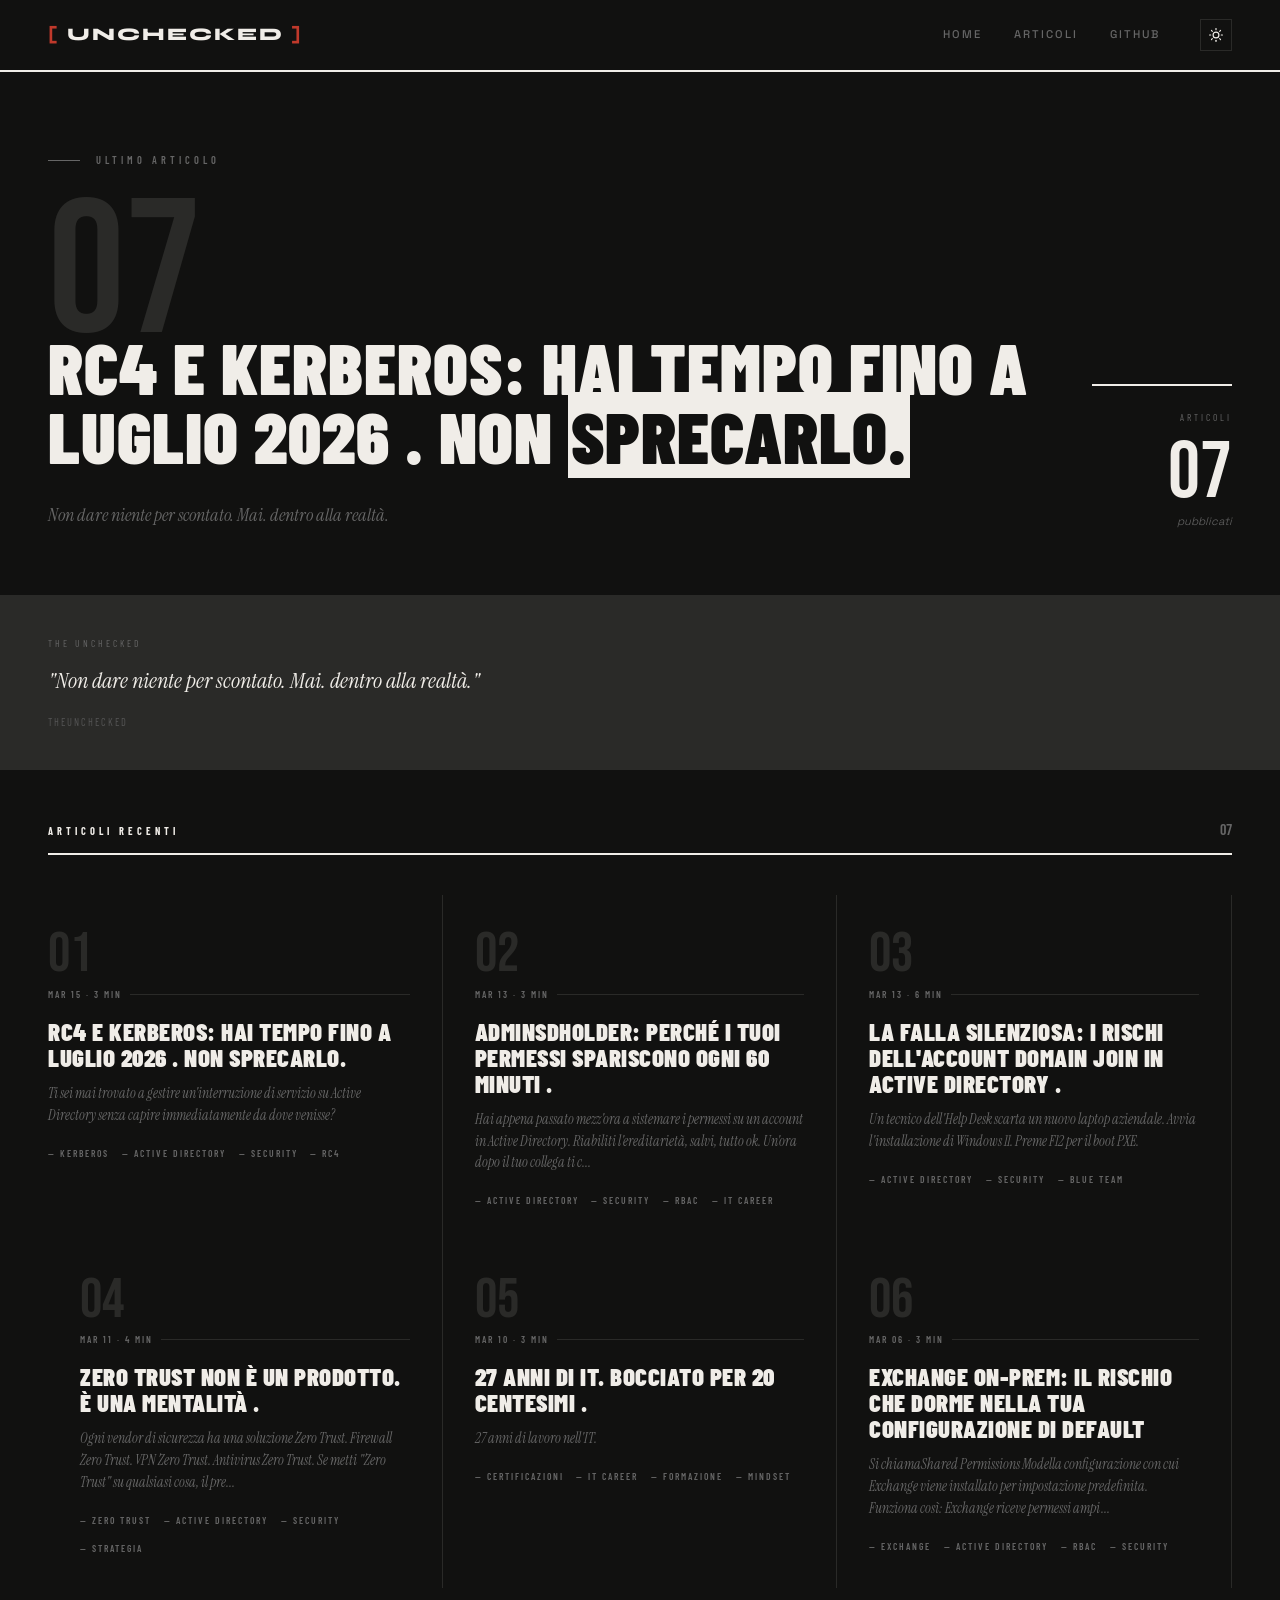
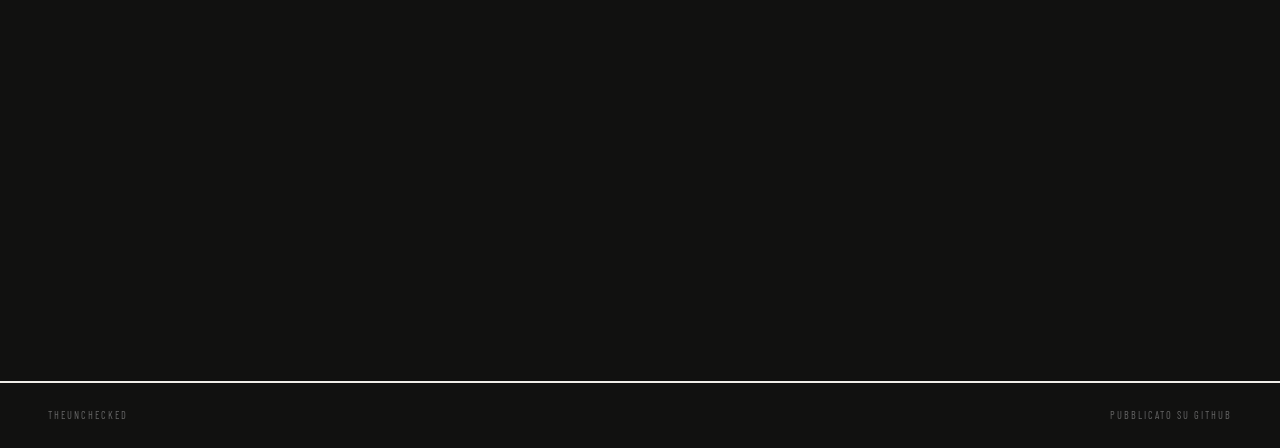
<file: index.html>
<!DOCTYPE html>
<html lang="it" data-theme="dark">
<head>
  <script>(function(){var t;try{t=localStorage.getItem('theme')}catch(e){}document.documentElement.dataset.theme=t||'dark'})()</script>
  <meta charset="UTF-8">
  <meta name="viewport" content="width=device-width, initial-scale=1.0">
  <title>The Unchecked</title>
  <meta name="description" content="Non dare niente per scontato. Mai. IT, sicurezza, AI, lavoro.">
  <meta property="og:type" content="website">
  <meta property="og:site_name" content="The Unchecked">
  <meta property="og:title" content="The Unchecked">
  <meta property="og:description" content="Non dare niente per scontato. Mai. IT, sicurezza, AI, lavoro.">
  <meta property="og:image" content="https://theunchecked.github.io/_unchecked_/assets/favicon.png">
  <meta property="og:url" content="https://theunchecked.github.io/_unchecked_/">
  <meta name="twitter:card" content="summary_large_image">
  <meta name="twitter:title" content="The Unchecked">
  <meta name="twitter:description" content="Non dare niente per scontato. Mai.">
  <link rel="icon" type="image/png" href="assets/favicon.png">
  <link rel="alternate" type="application/rss+xml" title="The Unchecked" href="https://theunchecked.github.io/_unchecked_/feed.xml">
  <link rel="stylesheet" href="style.css">
</head>
<body>

  <nav>
    <a href="index.html" class="logo"><span style="color:#c0392b">[</span> Unchecked <span style="color:#c0392b">]</span></a>
    <div class="nav-right">
      <ul class="nav-links">
        <li><a href="index.html">Home</a></li>
        <li><a href="#articoli">Articoli</a></li>
        <li><a href="https://github.com/theunchecked/_unchecked_" target="_blank">GitHub</a></li>
      </ul>
      <button id="theme-toggle" aria-label="Toggle theme">
        <svg id="theme-icon-dark" viewBox="0 0 24 24"><path d="M21 12.79A9 9 0 1 1 11.21 3 7 7 0 0 0 21 12.79z"/></svg>
        <svg id="theme-icon-light" viewBox="0 0 24 24"><circle cx="12" cy="12" r="5"/><line x1="12" y1="1" x2="12" y2="3"/><line x1="12" y1="21" x2="12" y2="23"/><line x1="4.22" y1="4.22" x2="5.64" y2="5.64"/><line x1="18.36" y1="18.36" x2="19.78" y2="19.78"/><line x1="1" y1="12" x2="3" y2="12"/><line x1="21" y1="12" x2="23" y2="12"/><line x1="4.22" y1="19.78" x2="5.64" y2="18.36"/><line x1="18.36" y1="5.64" x2="19.78" y2="4.22"/></svg>
      </button>
    </div>
  </nav>

  <section class="hero">
    <div>
      <div class="hero-eyebrow">Ultimo articolo</div>
      <span class="hero-number">07</span>
      <h1 class="hero-title">RC4 e Kerberos: hai tempo fino a luglio 2026 . Non <mark>sprecarlo.</mark></h1>
      <p class="hero-desc">Non dare niente per scontato. Mai. dentro alla realtà.</p>
    </div>
    <div class="hero-right">
      <div class="hero-stat-label">Articoli</div>
      <div class="hero-stat-num">07</div>
      <div class="hero-stat-sub">pubblicati</div>
    </div>
  </section>

  <div class="featured">
    <div class="featured-label">The Unchecked</div>
    <div class="featured-quote">"Non dare niente per scontato. Mai. dentro alla realtà."</div>
    <div class="featured-byline">theunchecked</div>
  </div>

  <section class="section" id="articoli">
    <div class="section-header">
      <div class="section-title">Articoli recenti</div>
      <div class="section-count">07</div>
    </div>
    <div class="grid">
      <a class="card" href="articoli/rc4-kerberos-2026.html">
        <div class="card-num">01</div>
        <div class="card-date">Mar 15 · 3 min</div>
        <h3>RC4 e Kerberos: hai tempo fino a luglio 2026 . Non sprecarlo.</h3>
        <p>Ti sei mai trovato a gestire un'interruzione di servizio su Active Directory senza capire immediatamente da dove venisse?</p>
        <div class="tags"><span class="tag">Kerberos</span><span class="tag">Active Directory</span><span class="tag">Security</span><span class="tag">RC4</span></div>
      </a>
      <a class="card" href="articoli/adminsdholder.html">
        <div class="card-num">02</div>
        <div class="card-date">Mar 13 · 3 min</div>
        <h3>AdminSDHolder: perché i tuoi permessi spariscono ogni 60 minuti .</h3>
        <p>Hai appena passato mezz'ora a sistemare i permessi su un account in Active Directory. Riabiliti l'ereditarietà, salvi, tutto ok. Un'ora dopo il tuo collega ti c...</p>
        <div class="tags"><span class="tag">Active Directory</span><span class="tag">Security</span><span class="tag">RBAC</span><span class="tag">IT Career</span></div>
      </a>
      <a class="card" href="articoli/domain-join-risks.html">
        <div class="card-num">03</div>
        <div class="card-date">Mar 13 · 6 min</div>
        <h3>La falla silenziosa: i rischi dell'account Domain Join in Active Directory .</h3>
        <p>Un tecnico dell'Help Desk scarta un nuovo laptop aziendale. Avvia l'installazione di Windows 11. Preme F12 per il boot PXE.</p>
        <div class="tags"><span class="tag">Active Directory</span><span class="tag">Security</span><span class="tag">Blue Team</span></div>
      </a>
      <a class="card" href="articoli/zero-trust.html">
        <div class="card-num">04</div>
        <div class="card-date">Mar 11 · 4 min</div>
        <h3>Zero Trust non è un prodotto. È una mentalità .</h3>
        <p>Ogni vendor di sicurezza ha una soluzione Zero Trust. Firewall Zero Trust. VPN Zero Trust. Antivirus Zero Trust. Se metti "Zero Trust" su qualsiasi cosa, il pre...</p>
        <div class="tags"><span class="tag">Zero Trust</span><span class="tag">Active Directory</span><span class="tag">Security</span><span class="tag">Strategia</span></div>
      </a>
      <a class="card" href="articoli/ho-fallito-la-certificazione.html">
        <div class="card-num">05</div>
        <div class="card-date">Mar 10 · 3 min</div>
        <h3>27 anni di IT. Bocciato per 20 centesimi .</h3>
        <p>27 anni di lavoro nell'IT.</p>
        <div class="tags"><span class="tag">Certificazioni</span><span class="tag">IT Career</span><span class="tag">Formazione</span><span class="tag">Mindset</span></div>
      </a>
      <a class="card" href="articoli/exchange-split-permissions.html">
        <div class="card-num">06</div>
        <div class="card-date">Mar 06 · 3 min</div>
        <h3>Exchange on-prem: il rischio che dorme nella tua configurazione di default</h3>
        <p>Si chiamaShared Permissions Modella configurazione con cui Exchange viene installato per impostazione predefinita. Funziona così: Exchange riceve permessi ampi ...</p>
        <div class="tags"><span class="tag">Exchange</span><span class="tag">Active Directory</span><span class="tag">RBAC</span><span class="tag">Security</span></div>
      </a>
      <a class="card" href="articoli/la-matematica-degli-agent.html">
        <div class="card-num">07</div>
        <div class="card-date">Mar 06 · 2 min</div>
        <h3>La matematica degli agent non mente, ma siamo sicuri che basti questo?</h3>
        <p>Un'azienda, 10.000 dipendenti. Costo medio: 5.000€ al mese a persona, tasse incluse. Diciamo che la metà fa lavoro eseguibile da un sistema automatizzato. Sono2...</p>
        <div class="tags"><span class="tag">AI</span><span class="tag">Lavoro</span><span class="tag">Agent</span><span class="tag">Strategia</span></div>
      </a>
    </div>
  </section>

  <footer>
    <span>theunchecked</span>
    <span>pubblicato su <a href="https://github.com/theunchecked/_unchecked_">github</a></span>
  </footer>

  <script>
    const toggle = document.getElementById('theme-toggle');
    const html = document.documentElement;
    toggle.addEventListener('click', () => {
      const next = html.getAttribute('data-theme') === 'dark' ? 'light' : 'dark';
      html.setAttribute('data-theme', next);
      localStorage.setItem('theme', next);
    });
    const observer = new IntersectionObserver((entries) => {
      entries.forEach((e, i) => {
        if (e.isIntersecting) setTimeout(() => e.target.classList.add('visible'), i * 120);
      });
    }, { threshold: 0.1 });
    document.querySelectorAll('.card').forEach(c => observer.observe(c));
  </script>

</body>
</html>
</file>
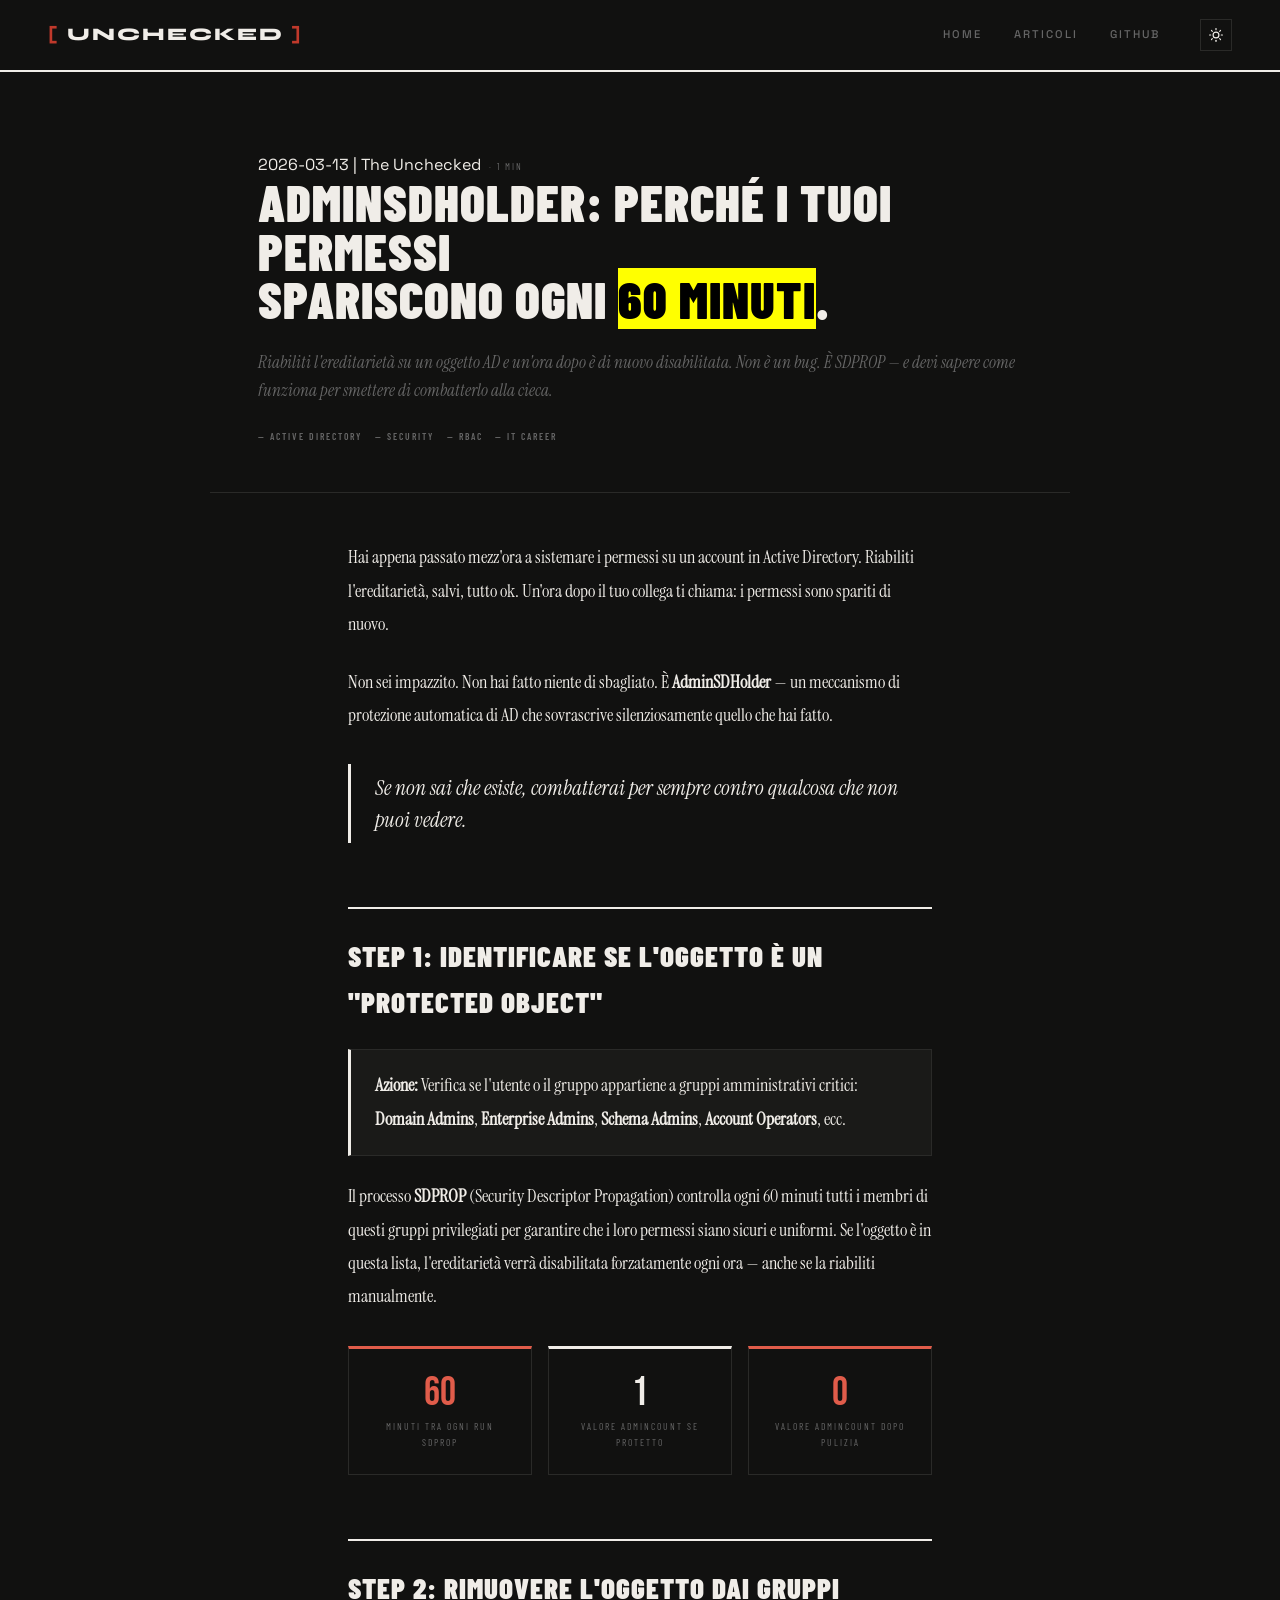
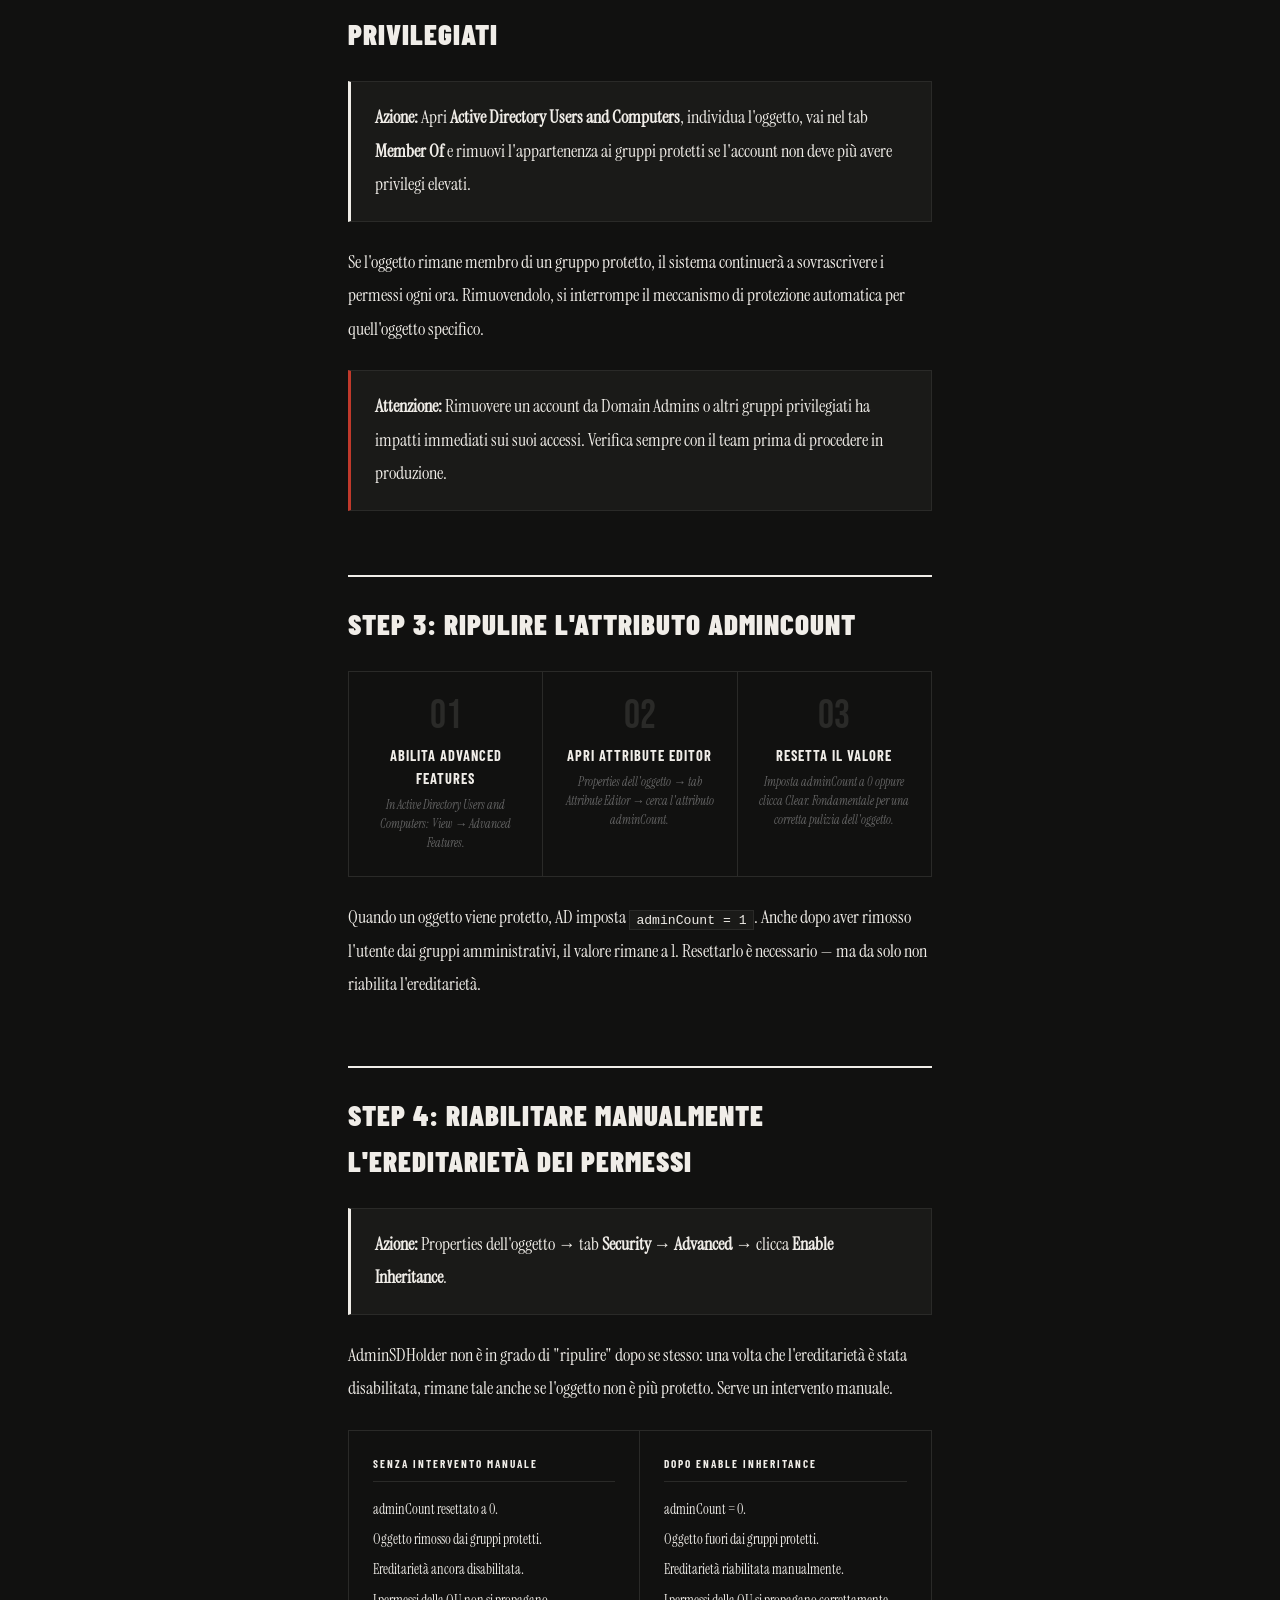
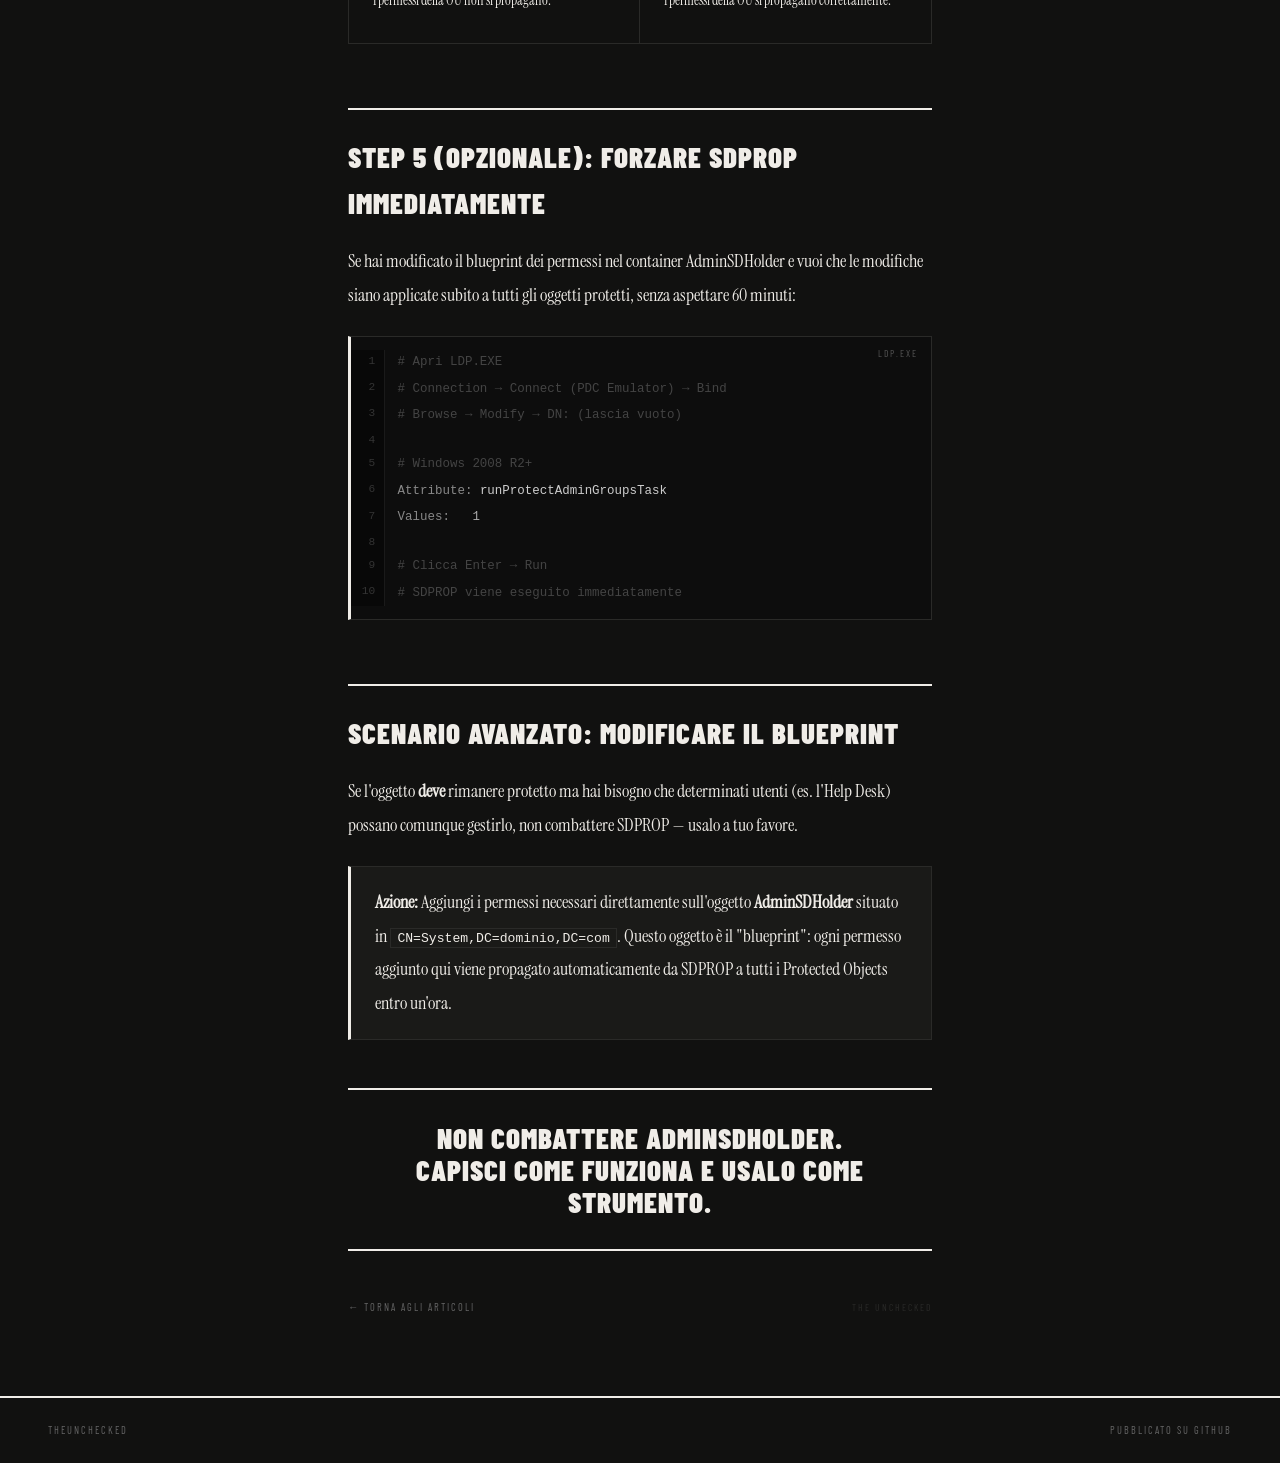
<file: articoli/adminsdholder.html>
<!DOCTYPE html>
<html lang="it" data-theme="dark">
<head>
  <script>(function(){var t;try{t=localStorage.getItem('theme')}catch(e){}document.documentElement.dataset.theme=t||'dark'})()</script>
  <meta charset="UTF-8">
  <meta name="viewport" content="width=device-width, initial-scale=1.0">
  <title>AdminSDHolder — The Unchecked</title>
  <meta name="description" content="Riabiliti l'ereditarietà su un oggetto AD e un'ora dopo è di nuovo disabilitata. Non è un bug. È SDPROP.">
  <meta property="og:type" content="article">
  <meta property="og:site_name" content="The Unchecked">
  <meta property="og:title" content="AdminSDHolder: perché i tuoi permessi spariscono ogni 60 minuti.">
  <meta property="og:description" content="Riabiliti l'ereditarietà su un oggetto AD e un'ora dopo è di nuovo disabilitata. Non è un bug. È SDPROP.">
  <meta property="og:url" content="https://theunchecked.github.io/theunchecked/articoli/adminsdholder.html">
  <meta name="twitter:card" content="summary_large_image">
  <link rel="icon" type="image/png" href="../assets/favicon.png">
  <link rel="stylesheet" href="../style.css">
</head>
<body>
  <div class="progress-bar" id="progress-bar"></div>

  <nav>
    <a href="../index.html" class="logo"><span style="color:#c0392b">[</span> Unchecked <span style="color:#c0392b">]</span></a>
    <div class="nav-right">
      <ul class="nav-links">
        <li><a href="../index.html">Home</a></li>
        <li><a href="../index.html#articoli">Articoli</a></li>
        <li><a href="https://github.com/TheUnchecked/theunchecked" target="_blank">GitHub</a></li>
      </ul>
      <button id="theme-toggle" aria-label="Toggle theme">
        <svg id="theme-icon-dark" viewBox="0 0 24 24"><path d="M21 12.79A9 9 0 1 1 11.21 3 7 7 0 0 0 21 12.79z"/></svg>
        <svg id="theme-icon-light" viewBox="0 0 24 24"><circle cx="12" cy="12" r="5"/><line x1="12" y1="1" x2="12" y2="3"/><line x1="12" y1="21" x2="12" y2="23"/><line x1="4.22" y1="4.22" x2="5.64" y2="5.64"/><line x1="18.36" y1="18.36" x2="19.78" y2="19.78"/><line x1="1" y1="12" x2="3" y2="12"/><line x1="21" y1="12" x2="23" y2="12"/><line x1="4.22" y1="19.78" x2="5.64" y2="18.36"/><line x1="18.36" y1="5.64" x2="19.78" y2="4.22"/></svg>
      </button>
    </div>
  </nav>

  <header class="article-header">
    <p class="article-meta">2026-03-13 | The Unchecked<span class="read-time" id="read-time"></span></p>
    <h1 class="article-page-title">AdminSDHolder: perché i tuoi permessi<br>spariscono ogni <mark>60 minuti</mark>.</h1>
    <p style="font-family:'Instrument Serif',serif; font-style:italic; font-size:1.05rem; color:var(--ink-light); margin-top:1.2rem; line-height:1.7;">
      Riabiliti l'ereditarietà su un oggetto AD e un'ora dopo è di nuovo disabilitata. Non è un bug. È SDPROP — e devi sapere come funziona per smettere di combatterlo alla cieca.
    </p>
    <div class="tags" style="margin-top:1.5rem;">
      <span class="tag">Active Directory</span>
      <span class="tag">Security</span>
      <span class="tag">RBAC</span>
      <span class="tag">IT Career</span>
    </div>
  </header>

  <article class="article-content">

    <p>Hai appena passato mezz'ora a sistemare i permessi su un account in Active Directory. Riabiliti l'ereditarietà, salvi, tutto ok. Un'ora dopo il tuo collega ti chiama: i permessi sono spariti di nuovo.</p>

    <p>Non sei impazzito. Non hai fatto niente di sbagliato. È <strong>AdminSDHolder</strong> — un meccanismo di protezione automatica di AD che sovrascrive silenziosamente quello che hai fatto.</p>

    <blockquote>Se non sai che esiste, combatterai per sempre contro qualcosa che non puoi vedere.</blockquote>

    <h2>Step 1: Identificare se l'oggetto è un "Protected Object"</h2>

    <div class="insight-box fade-in">
      <p><strong>Azione:</strong> Verifica se l'utente o il gruppo appartiene a gruppi amministrativi critici: <strong>Domain Admins</strong>, <strong>Enterprise Admins</strong>, <strong>Schema Admins</strong>, <strong>Account Operators</strong>, ecc.</p>
    </div>

    <p>Il processo <strong>SDPROP</strong> (Security Descriptor Propagation) controlla ogni 60 minuti tutti i membri di questi gruppi privilegiati per garantire che i loro permessi siano sicuri e uniformi. Se l'oggetto è in questa lista, l'ereditarietà verrà disabilitata forzatamente ogni ora — anche se la riabiliti manualmente.</p>

    <div class="stats-row fade-in">
      <div class="stat-card">
        <div class="stat-number">60</div>
        <div class="stat-label">minuti tra ogni run SDPROP</div>
      </div>
      <div class="stat-card">
        <div class="stat-number">1</div>
        <div class="stat-label">valore adminCount se protetto</div>
      </div>
      <div class="stat-card">
        <div class="stat-number">0</div>
        <div class="stat-label">valore adminCount dopo pulizia</div>
      </div>
    </div>

    <h2>Step 2: Rimuovere l'oggetto dai gruppi privilegiati</h2>

    <div class="insight-box fade-in">
      <p><strong>Azione:</strong> Apri <strong>Active Directory Users and Computers</strong>, individua l'oggetto, vai nel tab <strong>Member Of</strong> e rimuovi l'appartenenza ai gruppi protetti se l'account non deve più avere privilegi elevati.</p>
    </div>

    <p>Se l'oggetto rimane membro di un gruppo protetto, il sistema continuerà a sovrascrivere i permessi ogni ora. Rimuovendolo, si interrompe il meccanismo di protezione automatica per quell'oggetto specifico.</p>

    <div class="warning-box fade-in">
      <p><strong>Attenzione:</strong> Rimuovere un account da Domain Admins o altri gruppi privilegiati ha impatti immediati sui suoi accessi. Verifica sempre con il team prima di procedere in produzione.</p>
    </div>

    <h2>Step 3: Ripulire l'attributo adminCount</h2>

    <div class="pipeline-steps fade-in">
      <div class="pipeline-step">
        <div class="step-num">01</div>
        <div class="step-name">Abilita Advanced Features</div>
        <div class="step-detail">In Active Directory Users and Computers: View → Advanced Features.</div>
      </div>
      <div class="pipeline-step">
        <div class="step-num">02</div>
        <div class="step-name">Apri Attribute Editor</div>
        <div class="step-detail">Properties dell'oggetto → tab Attribute Editor → cerca l'attributo adminCount.</div>
      </div>
      <div class="pipeline-step">
        <div class="step-num">03</div>
        <div class="step-name">Resetta il valore</div>
        <div class="step-detail">Imposta adminCount a 0 oppure clicca Clear. Fondamentale per una corretta pulizia dell'oggetto.</div>
      </div>
    </div>

    <p>Quando un oggetto viene protetto, AD imposta <code>adminCount = 1</code>. Anche dopo aver rimosso l'utente dai gruppi amministrativi, il valore rimane a 1. Resettarlo è necessario — ma da solo non riabilita l'ereditarietà.</p>

    <h2>Step 4: Riabilitare manualmente l'ereditarietà dei permessi</h2>

    <div class="insight-box fade-in">
      <p><strong>Azione:</strong> Properties dell'oggetto → tab <strong>Security</strong> → <strong>Advanced</strong> → clicca <strong>Enable Inheritance</strong>.</p>
    </div>

    <p>AdminSDHolder non è in grado di "ripulire" dopo se stesso: una volta che l'ereditarietà è stata disabilitata, rimane tale anche se l'oggetto non è più protetto. Serve un intervento manuale.</p>

    <div class="two-cols fade-in">
      <div class="col-side col-left">
        <div class="col-side-title">Senza intervento manuale</div>
        <p>adminCount resettato a 0.</p>
        <p>Oggetto rimosso dai gruppi protetti.</p>
        <p>Ereditarietà ancora disabilitata.</p>
        <p>I permessi della OU non si propagano.</p>
      </div>
      <div class="col-side col-right">
        <div class="col-side-title">Dopo Enable Inheritance</div>
        <p>adminCount = 0.</p>
        <p>Oggetto fuori dai gruppi protetti.</p>
        <p>Ereditarietà riabilitata manualmente.</p>
        <p>I permessi della OU si propagano correttamente.</p>
      </div>
    </div>

    <h2>Step 5 (Opzionale): Forzare SDPROP immediatamente</h2>

    <p>Se hai modificato il blueprint dei permessi nel container AdminSDHolder e vuoi che le modifiche siano applicate subito a tutti gli oggetti protetti, senza aspettare 60 minuti:</p>

    <div class="code-block" data-lang="ldp.exe">
      <div class="code-wrap"><table>
        <tr><td class="ln">1</td><td class="code"><span class="cc"># Apri LDP.EXE</span></td></tr>
        <tr><td class="ln">2</td><td class="code"><span class="cc"># Connection → Connect (PDC Emulator) → Bind</span></td></tr>
        <tr><td class="ln">3</td><td class="code"><span class="cc"># Browse → Modify → DN: (lascia vuoto)</span></td></tr>
        <tr><td class="ln">4</td><td class="code"></td></tr>
        <tr><td class="ln">5</td><td class="code"><span class="cc"># Windows 2008 R2+</span></td></tr>
        <tr><td class="ln">6</td><td class="code"><span class="ck">Attribute:</span> <span class="cv">runProtectAdminGroupsTask</span></td></tr>
        <tr><td class="ln">7</td><td class="code"><span class="ck">Values:</span>   <span class="cn">1</span></td></tr>
        <tr><td class="ln">8</td><td class="code"></td></tr>
        <tr><td class="ln">9</td><td class="code"><span class="cc"># Clicca Enter → Run</span></td></tr>
        <tr><td class="ln">10</td><td class="code"><span class="cc"># SDPROP viene eseguito immediatamente</span></td></tr>
      </table></div>
    </div>

    <h2>Scenario avanzato: modificare il Blueprint</h2>

    <p>Se l'oggetto <strong>deve</strong> rimanere protetto ma hai bisogno che determinati utenti (es. l'Help Desk) possano comunque gestirlo, non combattere SDPROP — usalo a tuo favore.</p>

    <div class="insight-box fade-in">
      <p><strong>Azione:</strong> Aggiungi i permessi necessari direttamente sull'oggetto <strong>AdminSDHolder</strong> situato in <code>CN=System,DC=dominio,DC=com</code>. Questo oggetto è il "blueprint": ogni permesso aggiunto qui viene propagato automaticamente da SDPROP a tutti i Protected Objects entro un'ora.</p>
    </div>

    <div class="conclusion-box fade-in">
      <div class="quote">Non combattere AdminSDHolder.<br>Capisci come funziona e usalo come strumento.</div>
    </div>

    <div style="margin-top:3rem; display:flex; justify-content:space-between; align-items:center;">
      <a id="back-link" href="../index.html" style="font-family:'Barlow Condensed',sans-serif; font-size:0.65rem; letter-spacing:2px; text-transform:uppercase; color:var(--ink-light); text-decoration:none;" onmouseover="this.style.color='var(--ink)'" onmouseout="this.style.color='var(--ink-light)'">← Torna agli articoli</a>
      <span style="font-family:'Barlow Condensed',sans-serif; font-size:0.6rem; letter-spacing:2px; text-transform:uppercase; color:var(--ink-xlight);">The Unchecked</span>
    </div>

  </article>

  <button class="back-to-top" id="back-to-top" aria-label="Torna su">
    <svg viewBox="0 0 24 24"><polyline points="18 15 12 9 6 15"/></svg>
  </button>

  <footer>
    <span>theunchecked</span>
    <span>pubblicato su <a href="https://github.com/TheUnchecked/theunchecked">github</a></span>
  </footer>

  <script>
    const toggle = document.getElementById('theme-toggle');
    const html = document.documentElement;
    toggle.addEventListener('click', () => {
      const next = html.getAttribute('data-theme') === 'dark' ? 'light' : 'dark';
      html.setAttribute('data-theme', next);
      localStorage.setItem('theme', next);
    });
    // Progress bar
    const progressBar = document.getElementById("progress-bar");
    window.addEventListener("scroll", () => {
      const scrollTop = window.scrollY;
      const docHeight = document.documentElement.scrollHeight - window.innerHeight;
      progressBar.style.width = (scrollTop / docHeight * 100) + "%";
    });

    const backToTop = document.getElementById("back-to-top");
    window.addEventListener("scroll", () => {
      backToTop.classList.toggle("visible", window.scrollY > 400);
    });
    backToTop.addEventListener("click", () => {
      window.scrollTo({ top: 0, behavior: "smooth" });
    });

    const observer = new IntersectionObserver((entries) => {
      entries.forEach(e => { if (e.isIntersecting) e.target.classList.add('visible'); });
    }, { threshold: 0.1 });
    document.querySelectorAll('.fade-in').forEach(el => observer.observe(el));
    // Tempo di lettura
    const content = document.querySelector(".article-content");
    if (content) {
      const words = content.innerText.split(/s+/).length;
      const mins = Math.max(1, Math.round(words / 200));
      const rt = document.getElementById("read-time");
      if (rt) rt.textContent = mins + " min";
    }

    // Fade-out su torna agli articoli
    const backLink = document.getElementById("back-link");
    if (backLink) {
      backLink.addEventListener("click", (e) => {
        e.preventDefault();
        document.body.classList.add("fade-out");
        setTimeout(() => { window.location.href = backLink.href; }, 260);
      });
    }
  </script>

</body>
</html>
</file>
<file: style.css>
/* ============================================
   THE BLACK SHEEP — style.css
   Stile Editoriale Condensed
   ============================================ */

@import url('https://fonts.googleapis.com/css2?family=Bebas+Neue&family=Barlow+Condensed:wght@300;400;600;700;900&family=Space+Grotesk:wght@300;400;500;700&family=Instrument+Serif:ital@0;1&family=Syne:wght@700;800&display=swap');

/* ---- Variables ---- */
:root {
  --bg:         #fafaf8;
  --bg-sec:     #f0ede8;
  --ink:        #1a1a1a;
  --ink-light:  #444;
  --ink-xlight: #d0cdc8;
  --ink-black:  #0d0d0d;
  --font-head:  'Barlow Condensed', sans-serif;
  --font-body:  'Space Grotesk', sans-serif;
  --font-serif: 'Instrument Serif', serif;
  --font-disp:  'Bebas Neue', cursive;
  --transition: 0.2s ease;
}

[data-theme="dark"] {
  --bg:         #111110;
  --bg-sec:     #1a1a18;
  --ink:        #f0ede8;
  --ink-light:  #666;
  --ink-xlight: #2a2a28;
  --ink-black:  #f0ede8;
}

/* ---- Selection highlight ---- */
::selection {
  background: #c0392b;
  color: #fafaf8;
}

/* ---- Reset ---- */
*, *::before, *::after { box-sizing: border-box; margin: 0; padding: 0; }
html { scroll-behavior: smooth; }

body {
  background: var(--bg);
  color: var(--ink);
  font-family: var(--font-body);
  font-size: 16px;
  line-height: 1.6;
  transition: background var(--transition), color var(--transition);
}

a { text-decoration: none; color: inherit; }
img { max-width: 100%; display: block; }

/* ============================================
   NAV
   ============================================ */
nav {
  display: flex;
  justify-content: space-between;
  align-items: center;
  padding: 1.2rem 3rem;
  border-bottom: 2px solid var(--ink);
  position: sticky;
  top: 0;
  background: var(--bg);
  z-index: 100;
  transition: background var(--transition), border-color var(--transition);
}

.logo {
  font-family: 'Syne', sans-serif;
  font-size: 1.1rem;
  font-weight: 800;
  letter-spacing: 2px;
  text-transform: uppercase;
  color: var(--ink);
  white-space: nowrap;
}

.logo span { color: #c0392b; font-weight: 800; }

.nav-right {
  display: flex;
  align-items: center;
  gap: 2.5rem;
}

.nav-links {
  display: flex;
  gap: 2rem;
  list-style: none;
  font-size: 0.7rem;
  font-weight: 500;
  letter-spacing: 2px;
  text-transform: uppercase;
  color: var(--ink-light);
}

.nav-links a:hover { color: var(--ink); }

/* Theme toggle */
#theme-toggle {
  background: none;
  border: 1px solid var(--ink-xlight);
  cursor: pointer;
  padding: 0.4rem;
  display: flex;
  align-items: center;
  justify-content: center;
  width: 32px;
  height: 32px;
  transition: border-color var(--transition);
}

#theme-toggle:hover { border-color: var(--ink); }

#theme-toggle svg {
  width: 14px;
  height: 14px;
  stroke: var(--ink);
  fill: none;
  stroke-width: 2;
  stroke-linecap: round;
  stroke-linejoin: round;
}

[data-theme="dark"]  #theme-icon-dark  { display: none; }
[data-theme="light"] #theme-icon-light { display: none; }

/* ============================================
   HERO (homepage)
   ============================================ */
.hero {
  padding: 5rem 3rem 4rem;
  border-bottom: 1px solid var(--ink-xlight);
  display: grid;
  grid-template-columns: 1fr auto;
  gap: 4rem;
  align-items: end;
}

.hero-eyebrow {
  font-family: var(--font-head);
  font-size: 0.65rem;
  font-weight: 600;
  letter-spacing: 4px;
  text-transform: uppercase;
  color: var(--ink-light);
  margin-bottom: 1.5rem;
  display: flex;
  align-items: center;
  gap: 1rem;
}

.hero-eyebrow::before {
  content: '';
  display: block;
  width: 2rem;
  height: 1px;
  background: var(--ink-light);
}

.hero-number {
  font-family: var(--font-disp);
  font-size: 12rem;
  line-height: 0.85;
  color: var(--ink-xlight);
  margin-bottom: -1.5rem;
  display: block;
  user-select: none;
}

.hero-title {
  font-family: var(--font-head);
  font-size: 4.5rem;
  font-weight: 900;
  line-height: 0.95;
  text-transform: uppercase;
  letter-spacing: 1px;
  margin-bottom: 2rem;
}

.hero-title mark {
  background: var(--ink);
  color: var(--bg);
  padding: 0 0.2rem;
}

.hero-desc {
  font-family: var(--font-serif);
  font-style: italic;
  font-size: 1.1rem;
  color: var(--ink-light);
  line-height: 1.7;
  max-width: 480px;
}

.hero-right {
  text-align: right;
  border-top: 2px solid var(--ink);
  padding-top: 1.5rem;
  min-width: 140px;
}

.hero-stat-label {
  font-family: var(--font-head);
  font-size: 0.6rem;
  letter-spacing: 3px;
  text-transform: uppercase;
  color: var(--ink-light);
  margin-bottom: 0.5rem;
}

.hero-stat-num {
  font-family: var(--font-disp);
  font-size: 5rem;
  line-height: 1;
}

.hero-stat-sub {
  font-size: 0.7rem;
  font-weight: 300;
  color: var(--ink-light);
  font-style: italic;
}

/* ============================================
   FEATURED STRIP
   ============================================ */
.featured {
  background: var(--ink-black);
  color: var(--bg);
  padding: 2.5rem 3rem;
}

[data-theme="dark"] .featured {
  background: var(--ink-xlight);
  color: var(--ink);
}

.featured-label {
  font-family: var(--font-head);
  font-size: 0.6rem;
  letter-spacing: 3px;
  text-transform: uppercase;
  color: #666;
  margin-bottom: 0.8rem;
}

.featured-quote {
  font-family: var(--font-serif);
  font-style: italic;
  font-size: 1.4rem;
  line-height: 1.5;
  max-width: 600px;
}

.featured-byline {
  font-family: var(--font-head);
  font-size: 0.65rem;
  letter-spacing: 2px;
  text-transform: uppercase;
  color: #555;
  margin-top: 1rem;
}

/* ============================================
   SECTION / GRID / CARDS
   ============================================ */
.section {
  padding: 3rem;
}

.section-header {
  display: flex;
  justify-content: space-between;
  align-items: baseline;
  border-bottom: 2px solid var(--ink);
  padding-bottom: 0.6rem;
  margin-bottom: 2.5rem;
}

.section-title {
  font-family: var(--font-head);
  font-size: 0.65rem;
  font-weight: 700;
  letter-spacing: 4px;
  text-transform: uppercase;
}

.section-count {
  font-family: var(--font-disp);
  font-size: 1rem;
  color: var(--ink-light);
}

.grid {
  display: grid;
  grid-template-columns: repeat(3, 1fr);
}

.card {
  padding: 2rem 2rem 2rem 0;
  border-right: 1px solid var(--ink-xlight);
  display: block;
  transition: background var(--transition);
  opacity: 0;
  transform: translateY(16px);
  transition: opacity 0.4s ease, transform 0.4s ease, background 0.2s;
}

.card.visible {
  opacity: 1;
  transform: translateY(0);
}

.card:first-child { padding-left: 0; }
.card:last-child { border-right: none; padding-right: 0; }
.card:not(:first-child) { padding-left: 2rem; }
.card:hover { background: var(--bg-sec); }

.card-num {
  font-family: var(--font-disp);
  font-size: 3.5rem;
  line-height: 1;
  color: var(--ink-xlight);
  margin-bottom: 0.2rem;
  user-select: none;
}

.card-date {
  font-family: var(--font-head);
  font-size: 0.6rem;
  font-weight: 600;
  letter-spacing: 2px;
  text-transform: uppercase;
  color: var(--ink-light);
  margin-bottom: 1rem;
  display: flex;
  align-items: center;
  gap: 0.5rem;
}

.card-date::after {
  content: '';
  flex: 1;
  height: 1px;
  background: var(--ink-xlight);
}

.card h3 {
  font-family: var(--font-head);
  font-size: 1.55rem;
  font-weight: 900;
  text-transform: uppercase;
  letter-spacing: 0.5px;
  line-height: 1.05;
  color: var(--ink);
  margin-bottom: 0.8rem;
}

.card p {
  font-family: var(--font-serif);
  font-style: italic;
  font-size: 0.85rem;
  color: var(--ink-light);
  line-height: 1.6;
  margin-bottom: 1.2rem;
}

.tags {
  display: flex;
  flex-wrap: wrap;
  gap: 0.8rem;
}

.tag {
  font-family: var(--font-head);
  font-size: 0.6rem;
  font-weight: 600;
  letter-spacing: 2px;
  text-transform: uppercase;
  color: var(--ink-light);
}

.tag::before { content: '— '; }

/* ============================================
   ARTICLE PAGE
   ============================================ */
.article-header {
  padding: 5rem 3rem 3rem;
  border-bottom: 1px solid var(--ink-xlight);
  max-width: 860px;
  margin: 0 auto;
}

.article-number {
  display: block;
  font-family: var(--font-disp);
  font-size: 6rem;
  line-height: 0.85;
  color: var(--ink-xlight);
  margin-bottom: -0.5rem;
  user-select: none;
}


  font-family: var(--font-head);
  font-size: 0.6rem;
  letter-spacing: 3px;
  text-transform: uppercase;
  color: var(--ink-light);
  margin-bottom: 1.5rem;
  display: flex;
  align-items: center;
  gap: 1rem;
}

.article-meta::before {
  content: '';
  display: block;
  width: 2rem;
  height: 1px;
  background: var(--ink-light);
}

.article-page-title {
  font-family: var(--font-head);
  font-size: 3.2rem;
  font-weight: 900;
  line-height: 0.95;
  text-transform: uppercase;
  letter-spacing: 1px;
  margin-bottom: 1.5rem;
}

.article-page-title .accent {
  background: var(--ink);
  color: var(--bg);
  padding: 0 0.2rem;
}

.article-cover {
  width: 100%;
  aspect-ratio: 16 / 9;
  object-fit: cover;
  border-top: 1px solid var(--ink-xlight);
  border-bottom: 1px solid var(--ink-xlight);
}

.article-content {
  max-width: 680px;
  margin: 0 auto;
  padding: 3rem 3rem 5rem;
}

.article-content p {
  font-family: var(--font-serif);
  font-size: 1.1rem;
  line-height: 1.9;
  color: var(--ink);
  margin-bottom: 1.5rem;
}

.article-content h2 {
  font-family: var(--font-head);
  font-size: 1.8rem;
  font-weight: 900;
  text-transform: uppercase;
  letter-spacing: 1px;
  border-top: 2px solid var(--ink);
  padding-top: 1.5rem;
  margin: 4rem 0 1.2rem;
}

.article-content h3 {
  font-family: var(--font-head);
  font-size: 1.1rem;
  font-weight: 700;
  text-transform: uppercase;
  letter-spacing: 1px;
  color: var(--ink-light);
  margin: 2rem 0 0.8rem;
}

.article-content blockquote {
  font-family: var(--font-serif);
  font-style: italic;
  font-size: 1.3rem;
  line-height: 1.5;
  border-left: 3px solid var(--ink);
  padding: 0.5rem 0 0.5rem 1.5rem;
  margin: 2rem 0;
  color: var(--ink);
}

.article-content code {
  font-family: 'Courier New', monospace;
  font-size: 0.82rem;
  background: var(--bg-sec);
  padding: 0.1rem 0.4rem;
  border: 1px solid var(--ink-xlight);
}

.article-content pre {
  background: var(--ink-black);
  color: #f0ede8;
  padding: 1.5rem;
  overflow-x: auto;
  margin: 1.5rem 0;
  font-size: 0.8rem;
  line-height: 1.7;
  border-left: 3px solid var(--ink);
}

[data-theme="dark"] .article-content pre {
  background: #0a0a09;
  border-color: var(--ink-xlight);
}

.article-content pre code {
  background: none;
  border: none;
  padding: 0;
  color: inherit;
}

.article-content a {
  color: var(--ink);
  text-decoration: underline;
  text-decoration-thickness: 1px;
  text-underline-offset: 3px;
  text-decoration-color: var(--ink-xlight);
  transition: text-decoration-color var(--transition);
}

.article-content a:hover {
  text-decoration-color: var(--ink);
}
  padding-left: 1.5rem;
  margin-bottom: 1.4rem;
}

.article-content li {
  font-family: var(--font-serif);
  font-size: 1rem;
  line-height: 1.8;
  margin-bottom: 0.4rem;
}

/* ============================================
   BOXES
   ============================================ */
.insight-box {
  border: 1px solid var(--ink-xlight);
  border-left: 3px solid var(--ink);
  padding: 1.2rem 1.5rem;
  margin: 1.5rem 0;
  background: var(--bg-sec);
}

.insight-box p { margin: 0; font-style: normal !important; }

.warning-box {
  border: 1px solid var(--ink-xlight);
  border-left: 3px solid #c0392b;
  padding: 1.2rem 1.5rem;
  margin: 1.5rem 0;
  background: var(--bg-sec);
}

.warning-box p { margin: 0; font-style: normal !important; }

.conclusion-box {
  border-top: 2px solid var(--ink);
  border-bottom: 2px solid var(--ink);
  padding: 2rem 0;
  margin: 3rem 0;
  text-align: center;
}

.conclusion-box .quote {
  font-family: var(--font-head);
  font-size: 1.8rem;
  font-weight: 900;
  text-transform: uppercase;
  letter-spacing: 1px;
  line-height: 1.1;
}

/* ============================================
   EXTRA COMPONENTS
   ============================================ */

/* Stats Row */
.stats-row {
  display: grid;
  grid-template-columns: repeat(auto-fit, minmax(130px, 1fr));
  gap: 1rem;
  margin: 2rem 0;
}

.stat-card {
  padding: 1.5rem 1.2rem;
  text-align: center;
  border: 1px solid var(--ink-xlight);
  border-top: 3px solid var(--ink);
}

.stat-card:nth-child(odd)  { border-top-color: #c0392b; }
.stat-card:nth-child(even) { border-top-color: var(--ink); }
.stat-card:nth-child(odd)  .stat-number { color: #c0392b; }
.stat-card:nth-child(even) .stat-number { color: var(--ink); }

[data-theme="dark"] .stat-card:nth-child(odd)  .stat-number { color: #e05c4a; }
[data-theme="dark"] .stat-card:nth-child(even) .stat-number { color: var(--ink); }
[data-theme="dark"] .stat-card:nth-child(odd)  { border-top-color: #e05c4a; }

.stat-number {
  font-family: var(--font-disp);
  font-size: 2.5rem;
  line-height: 1;
}

.stat-label {
  font-family: var(--font-head);
  font-size: 0.6rem;
  letter-spacing: 2px;
  text-transform: uppercase;
  color: var(--ink-light);
  margin-top: 0.4rem;
}

/* Pipeline Steps */
.pipeline-steps {
  display: grid;
  grid-template-columns: repeat(auto-fit, minmax(150px, 1fr));
  gap: 1px;
  background: var(--ink-xlight);
  border: 1px solid var(--ink-xlight);
  margin: 1.5rem 0;
}

.pipeline-step {
  background: var(--bg);
  padding: 1.5rem 1.2rem;
  text-align: center;
}

.step-num {
  font-family: var(--font-disp);
  font-size: 2.5rem;
  line-height: 1;
  color: var(--ink-xlight);
}

.step-name {
  font-family: var(--font-head);
  font-size: 0.9rem;
  font-weight: 700;
  text-transform: uppercase;
  letter-spacing: 1px;
  margin-top: 0.5rem;
  color: var(--ink);
}

.step-detail {
  font-size: 0.78rem;
  color: var(--ink-light);
  margin-top: 0.4rem;
  line-height: 1.5;
  font-family: var(--font-serif);
  font-style: italic;
}

/* Strategy Table */
.strategy-table {
  width: 100%;
  border-collapse: collapse;
  font-size: 0.85rem;
  margin: 1.5rem 0;
  border: 1px solid var(--ink-xlight);
}

.strategy-table th {
  background: var(--ink);
  color: var(--bg);
  padding: 0.8rem 1rem;
  text-align: left;
  font-family: var(--font-head);
  font-size: 0.65rem;
  text-transform: uppercase;
  letter-spacing: 3px;
  font-weight: 700;
}

.strategy-table td {
  padding: 0.8rem 1rem;
  border-bottom: 1px solid var(--ink-xlight);
  line-height: 1.5;
  font-family: var(--font-serif);
}

.strategy-table tr:hover td { background: var(--bg-sec); }

/* Two Cols */
.two-cols {
  display: grid;
  grid-template-columns: 1fr 1fr;
  gap: 0;
  border: 1px solid var(--ink-xlight);
  margin: 1.5rem 0;
}

.col-side { padding: 1.5rem; }
.col-left { border-right: 1px solid var(--ink-xlight); }

.col-side-title {
  font-family: var(--font-head);
  font-size: 0.7rem;
  font-weight: 700;
  text-transform: uppercase;
  letter-spacing: 2px;
  margin-bottom: 1rem;
  padding-bottom: 0.5rem;
  border-bottom: 1px solid var(--ink-xlight);
}

.col-side p {
  font-family: var(--font-serif) !important;
  font-size: 0.88rem !important;
  line-height: 1.7 !important;
  margin: 0.4rem 0 !important;
}

/* Code Block */
.code-block {
  background: #0d0d0d;
  border: 1px solid var(--ink-xlight);
  border-left: 3px solid var(--ink);
  margin: 1.5rem 0;
  overflow-x: auto;
  font-family: 'Courier New', monospace;
  font-size: 0.78rem;
  line-height: 1.7;
  color: #c8c8d8;
  position: relative;
}

.code-block::before {
  content: attr(data-lang);
  position: absolute;
  top: 0.5rem;
  right: 0.8rem;
  font-size: 0.6rem;
  color: #555;
  text-transform: uppercase;
  letter-spacing: 2px;
  font-family: 'Barlow Condensed', sans-serif;
}

.code-block table { border-collapse: collapse; width: 100%; }
.code-block td { padding: 0; vertical-align: top; border: none; }
.code-block td:hover { background: none; }
.code-block .ln {
  width: 3em;
  padding: 0.2em 0.8em;
  text-align: right;
  color: #333;
  user-select: none;
  border-right: 1px solid #1a1a1a;
  background: #080808;
  font-size: 0.7rem;
}
.code-block .code { padding: 0.2em 0 0.2em 1em; white-space: pre; }
.code-block .code-wrap { padding: 0.8rem 0; }

/* syntax */
.ck { color: #888; }
.cs { color: #d4d4d4; }
.cn { color: #aaa; }
.cc { color: #444; }
.cf { color: #bbb; }
.cv { color: #ccc; }

/* Section Number */
.section-number {
  display: block;
  font-family: var(--font-head);
  font-size: 0.6rem;
  letter-spacing: 3px;
  text-transform: uppercase;
  color: var(--ink-light);
  margin-bottom: 1rem;
}

/* Fade in */
.fade-in {
  opacity: 0;
  transform: translateY(12px);
  transition: opacity 0.5s ease, transform 0.5s ease;
}
.fade-in.visible { opacity: 1; transform: translateY(0); }

/* ============================================
   FOOTER
   ============================================ */
footer {
  border-top: 2px solid var(--ink);
  padding: 1.5rem 3rem;
  display: flex;
  justify-content: space-between;
  align-items: center;
  font-family: var(--font-head);
  font-size: 0.65rem;
  letter-spacing: 2px;
  text-transform: uppercase;
  color: var(--ink-light);
}

footer a { color: var(--ink-light); }
footer a:hover { color: var(--ink); }

/* Read time badge */
.read-time {
  font-family: var(--font-head);
  font-size: 0.6rem;
  letter-spacing: 2px;
  text-transform: uppercase;
  color: var(--ink-light);
  margin-left: 0.5rem;
}

.read-time::before {
  content: '·  ';
}

/* ============================================
   PAGE TRANSITION FADE
   ============================================ */
body {
  animation: pageFadeIn 0.3s ease;
}

@keyframes pageFadeIn {
  from { opacity: 0; }
  to   { opacity: 1; }
}

.fade-out {
  opacity: 0 !important;
  transition: opacity 0.25s ease !important;
}

/* ============================================
   BACK TO TOP
   ============================================ */
.back-to-top {
  position: fixed;
  bottom: 2rem;
  right: 2rem;
  width: 44px;
  height: 44px;
  background: var(--ink);
  color: var(--bg);
  border: none;
  cursor: pointer;
  display: flex;
  align-items: center;
  justify-content: center;
  opacity: 0;
  pointer-events: none;
  transform: translateY(10px);
  transition: opacity 0.3s ease, transform 0.3s ease;
  z-index: 200;
}

.back-to-top.visible {
  opacity: 1;
  pointer-events: auto;
  transform: translateY(0);
}

.back-to-top:hover {
  background: #c0392b;
}

.back-to-top svg {
  width: 16px;
  height: 16px;
  stroke: currentColor;
  fill: none;
  stroke-width: 2.5;
  stroke-linecap: round;
  stroke-linejoin: round;
}

@media (max-width: 900px) {
  .back-to-top { bottom: 1.5rem; right: 1rem; }
}

/* ============================================
   SCROLL PROGRESS BAR
   ============================================ */
.progress-bar {
  position: fixed;
  top: 0;
  left: 0;
  height: 2px;
  background: var(--ink);
  width: 0%;
  z-index: 999;
  transition: width 0.1s linear;
}

[data-theme="dark"] .progress-bar { background: #f0ede8; }

/* ============================================
   RESPONSIVE
   ============================================ */
@media (max-width: 900px) {
  nav, .section, footer { padding: 1.2rem 1.5rem; }
  .hero { padding: 3rem 1.5rem 2rem; grid-template-columns: 1fr; gap: 2rem; }
  .hero-number { font-size: 6rem; }
  .hero-title { font-size: 2.8rem; }
  .hero-right { display: none; }
  .featured { padding: 2rem 1.5rem; }
  .grid { grid-template-columns: 1fr; }
  .card { border-right: none; border-bottom: 1px solid var(--ink-xlight); padding: 1.5rem 0 !important; }
  .article-header { padding: 3rem 1.5rem 2rem; }
  .article-page-title { font-size: 2rem; line-height: 1; }
  .article-content { padding: 2rem 1.5rem 4rem; }
  .two-cols { grid-template-columns: 1fr; }
  .col-left { border-right: none; border-bottom: 1px solid var(--ink-xlight); }
  .pipeline-steps { grid-template-columns: 1fr 1fr; }
  .stats-row { grid-template-columns: 1fr 1fr; }
  .article-content p { font-size: 1rem; }
  .article-content h2 { font-size: 1.5rem; margin-top: 3rem; }
}
</file>
